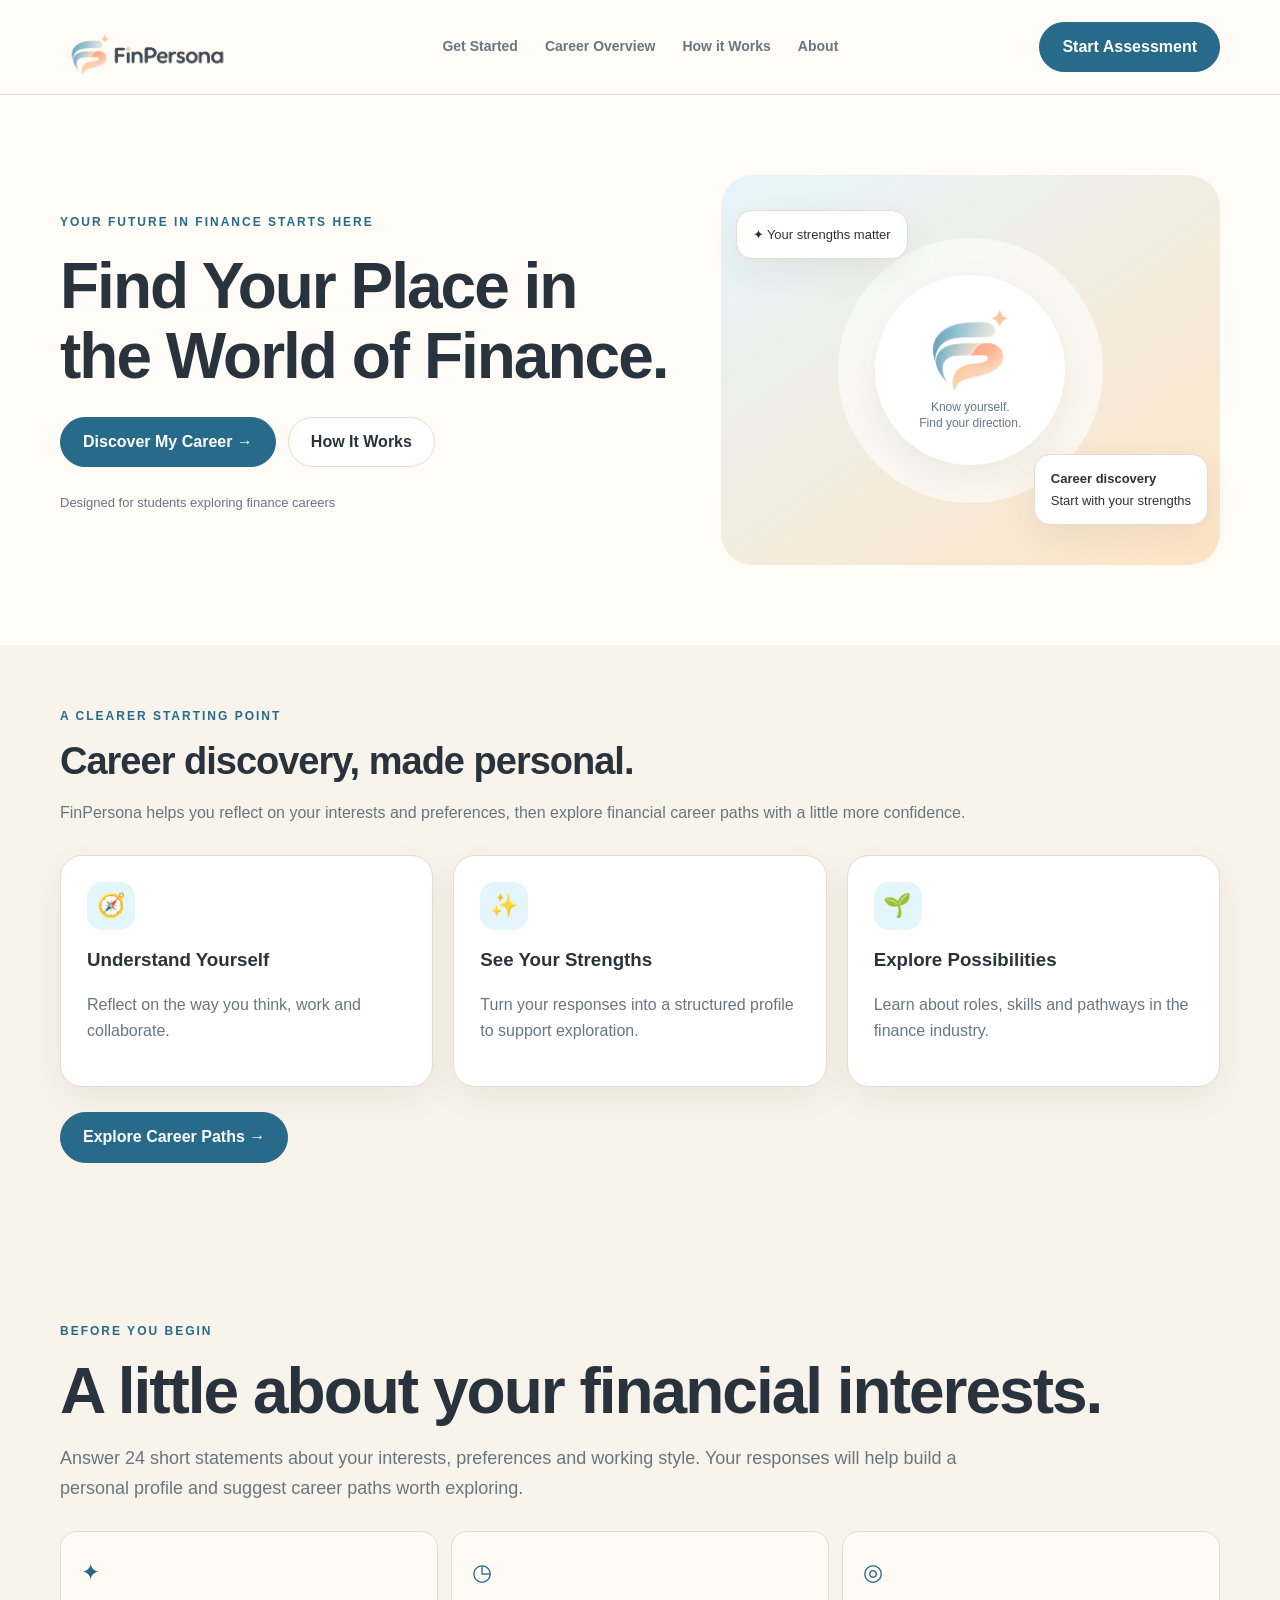
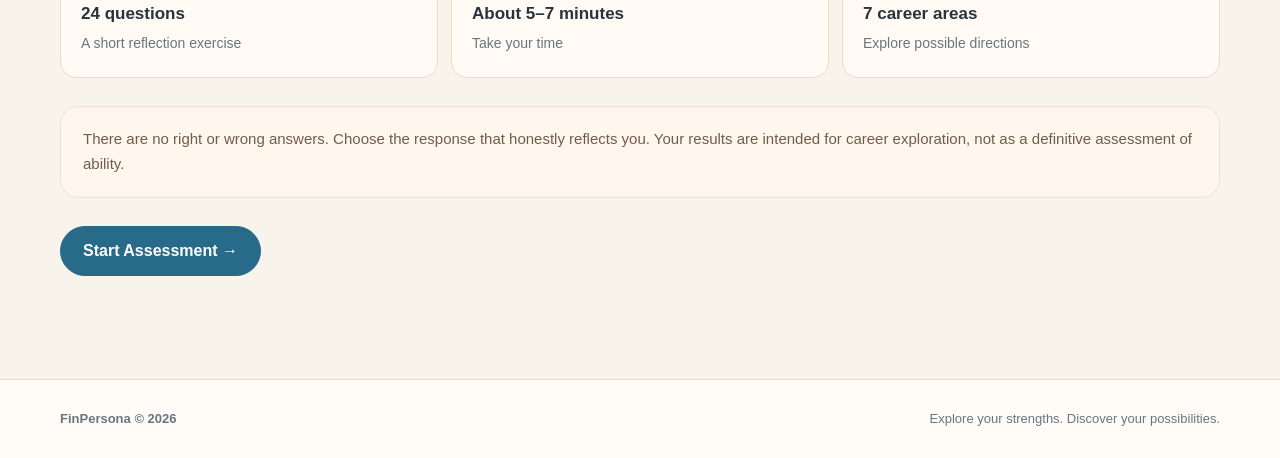
<file: index.html>
<!doctype html><html lang="en"><head><meta charset="utf-8"><meta name="viewport" content="width=device-width,initial-scale=1"><title>Discover Your Financial Career | FinPersona</title><link rel="stylesheet" href="assets/style.css"></head><body>
<nav><div class="container nav"><a class="logo" href="index.html" aria-label="FinPersona home"><img class="brand-logo" src="assets/finpersona-logo.png" alt="FinPersona"></a><div class="links"><a href="get-started.html">Get Started</a><a href="career-overview.html">Career Overview</a><a href="how-it-works.html">How it Works</a><a href="about.html">About</a></div><a class="btn primary" href="get-started.html">Start Assessment</a></div></nav>
<main><section class="container hero"><div><div class="eyebrow">Your Future in Finance Starts Here</div><h1>Find Your Place in the World of Finance.</h1><div class="actions"><a class="btn primary" href="get-started.html">Discover My Career →</a><a class="btn" href="how-it-works.html">How It Works</a></div><p style="font-size:13px">Designed for students exploring finance careers</p></div><div class="visual"><div class="float f1">✦ Your strengths matter</div><div class="orb"><div class="orb-inner"><img class="orb-symbol" src="assets/finpersona-symbol.png" alt="FinPersona symbol"><span>Know yourself.<br>Find your direction.</span></div></div><div class="float f2"><b>Career discovery</b><br>Start with your strengths</div></div></section>
<section class="soft"><div class="container"><div class="head"><div class="eyebrow">A clearer starting point</div><h2>Career discovery, made personal.</h2><p>FinPersona helps you reflect on your interests and preferences, then explore financial career paths with a little more confidence.</p></div><div class="grid"><div class="card"><div class="ico">🧭</div><h3>Understand Yourself</h3><p>Reflect on the way you think, work and collaborate.</p></div><div class="card"><div class="ico">✨</div><h3>See Your Strengths</h3><p>Turn your responses into a structured profile to support exploration.</p></div><div class="card"><div class="ico">🌱</div><h3>Explore Possibilities</h3><p>Learn about roles, skills and pathways in the finance industry.</p></div></div><div class="actions"><a class="btn primary" href="career-overview.html">Explore Career Paths →</a></div></div></section>
<section class="soft homepage-assessment" id="before-you-begin"><div class="container"><div class="eyebrow">Before you begin</div><h2>A little about your financial interests.</h2><p class="homepage-intro-copy">Answer 24 short statements about your interests, preferences and working style. Your responses will help build a personal profile and suggest career paths worth exploring.</p><div class="intro-facts"><div class="intro-fact"><span class="fact-icon">✦</span><b>24 questions</b><small>A short reflection exercise</small></div><div class="intro-fact"><span class="fact-icon">◷</span><b>About 5–7 minutes</b><small>Take your time</small></div><div class="intro-fact"><span class="fact-icon">◎</span><b>7 career areas</b><small>Explore possible directions</small></div></div><div class="notice">There are no right or wrong answers. Choose the response that honestly reflects you. Your results are intended for career exploration, not as a definitive assessment of ability.</div><div class="actions"><a class="btn primary" href="get-started.html#assessment">Start Assessment →</a></div></div></section>
</main><footer><div class="container"><b>FinPersona © 2026</b><span>Explore your strengths. Discover your possibilities.</span></div></footer></body></html>
</file>
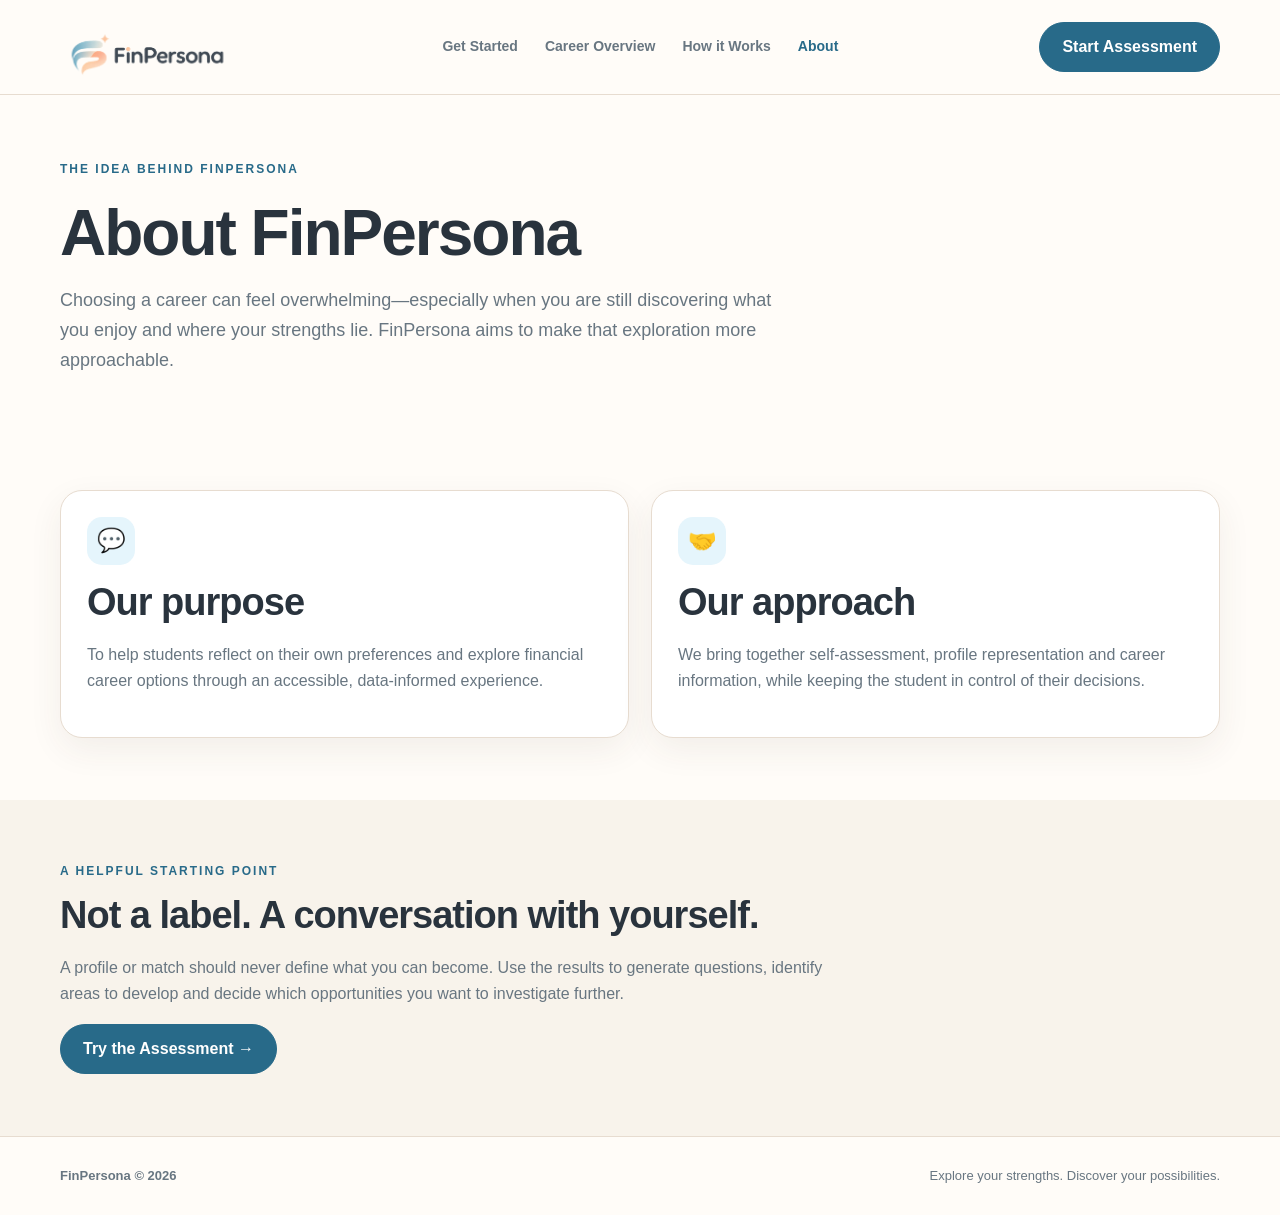
<file: about.html>
<!doctype html><html lang="en"><head><meta charset="utf-8"><meta name="viewport" content="width=device-width,initial-scale=1"><title>About | FinPersona</title><link rel="stylesheet" href="assets/style.css"></head><body>
<nav><div class="container nav"><a class="logo" href="index.html" aria-label="FinPersona home"><img class="brand-logo" src="assets/finpersona-logo.png" alt="FinPersona"></a><div class="links"><a href="get-started.html">Get Started</a><a href="career-overview.html">Career Overview</a><a href="how-it-works.html">How it Works</a><a href="about.html" class="active">About</a></div><a class="btn primary" href="get-started.html">Start Assessment</a></div></nav>
<main><section class="container page-hero"><div class="eyebrow">The idea behind FinPersona</div><h1>About FinPersona</h1><p>Choosing a career can feel overwhelming—especially when you are still discovering what you enjoy and where your strengths lie. FinPersona aims to make that exploration more approachable.</p></section>
<section class="container two"><div class="panel"><div class="ico">💬</div><h2>Our purpose</h2><p>To help students reflect on their own preferences and explore financial career options through an accessible, data-informed experience.</p></div><div class="panel"><div class="ico">🤝</div><h2>Our approach</h2><p>We bring together self-assessment, profile representation and career information, while keeping the student in control of their decisions.</p></div></section>
<section class="soft"><div class="container"><div class="eyebrow">A helpful starting point</div><h2>Not a label. A conversation with yourself.</h2><p style="max-width:780px">A profile or match should never define what you can become. Use the results to generate questions, identify areas to develop and decide which opportunities you want to investigate further.</p><a class="btn primary" href="get-started.html">Try the Assessment →</a></div></section></main><footer><div class="container"><b>FinPersona © 2026</b><span>Explore your strengths. Discover your possibilities.</span></div></footer></body></html>
</file>
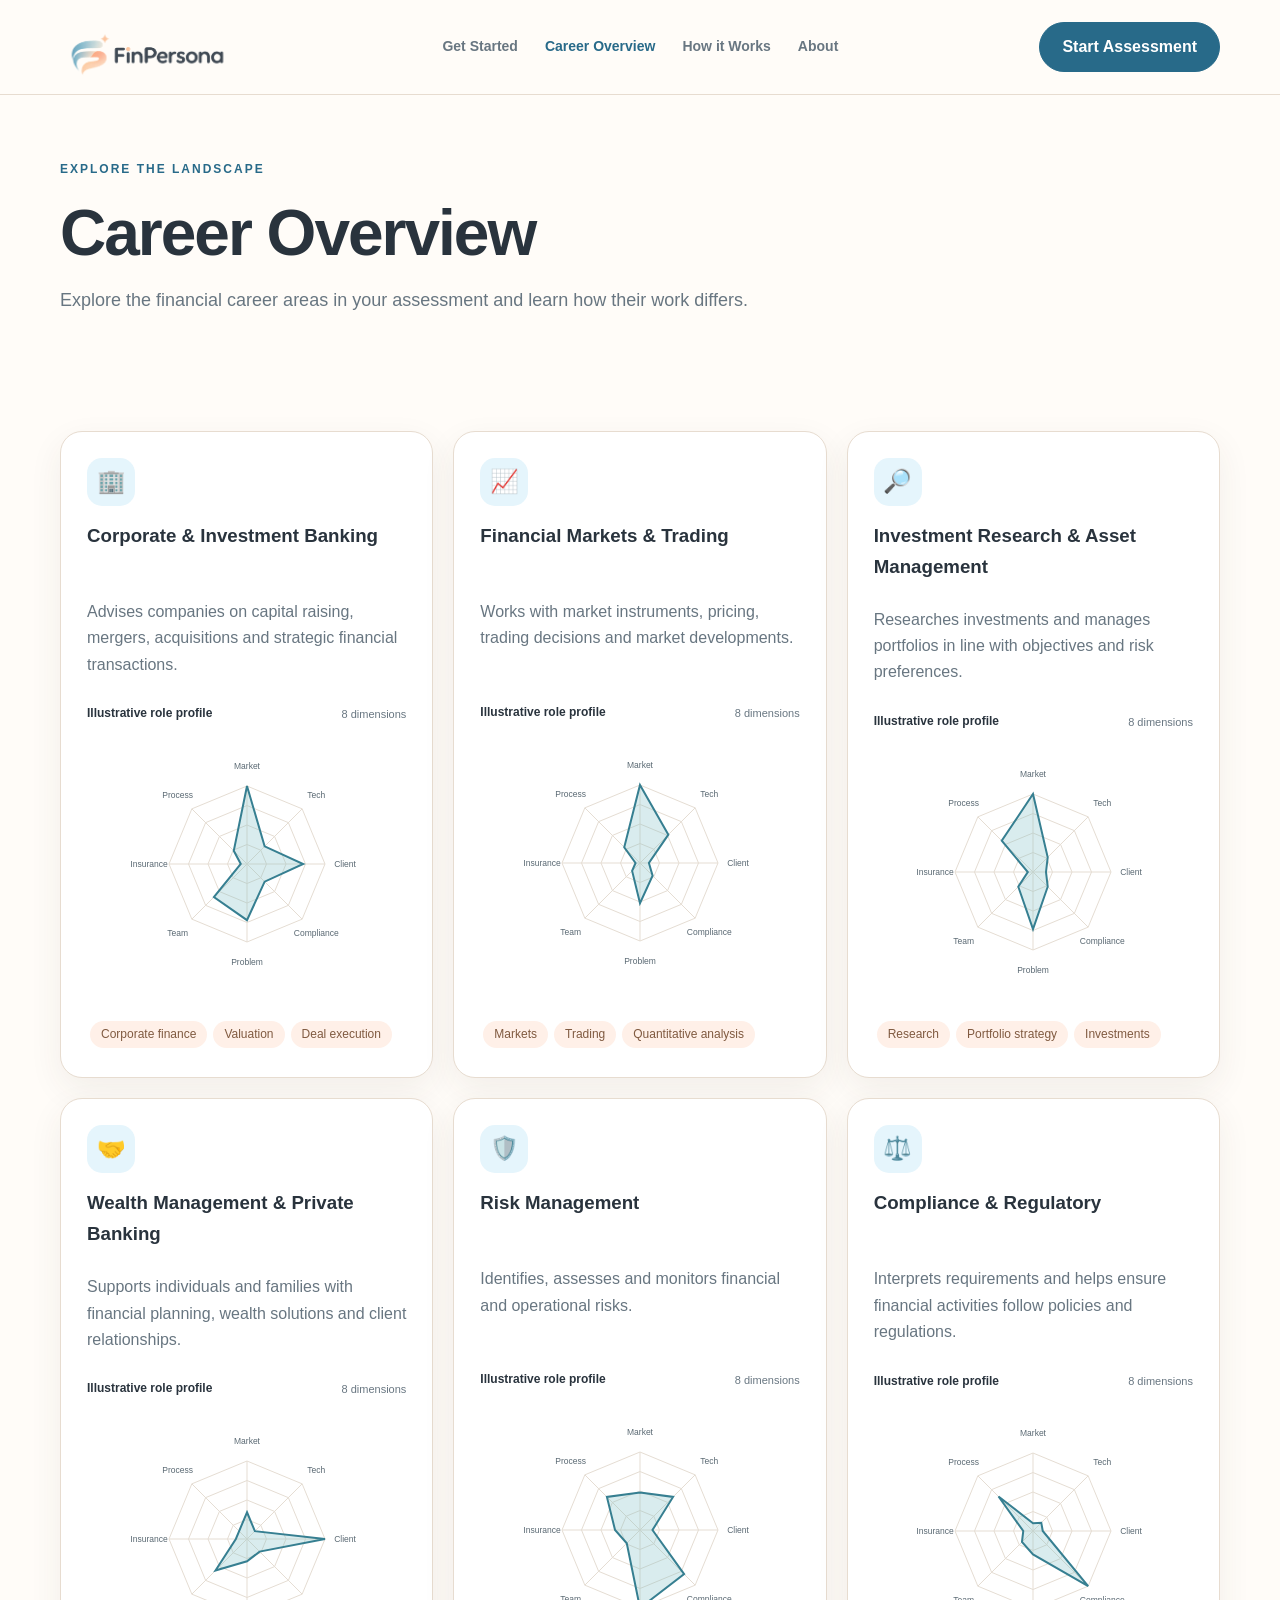
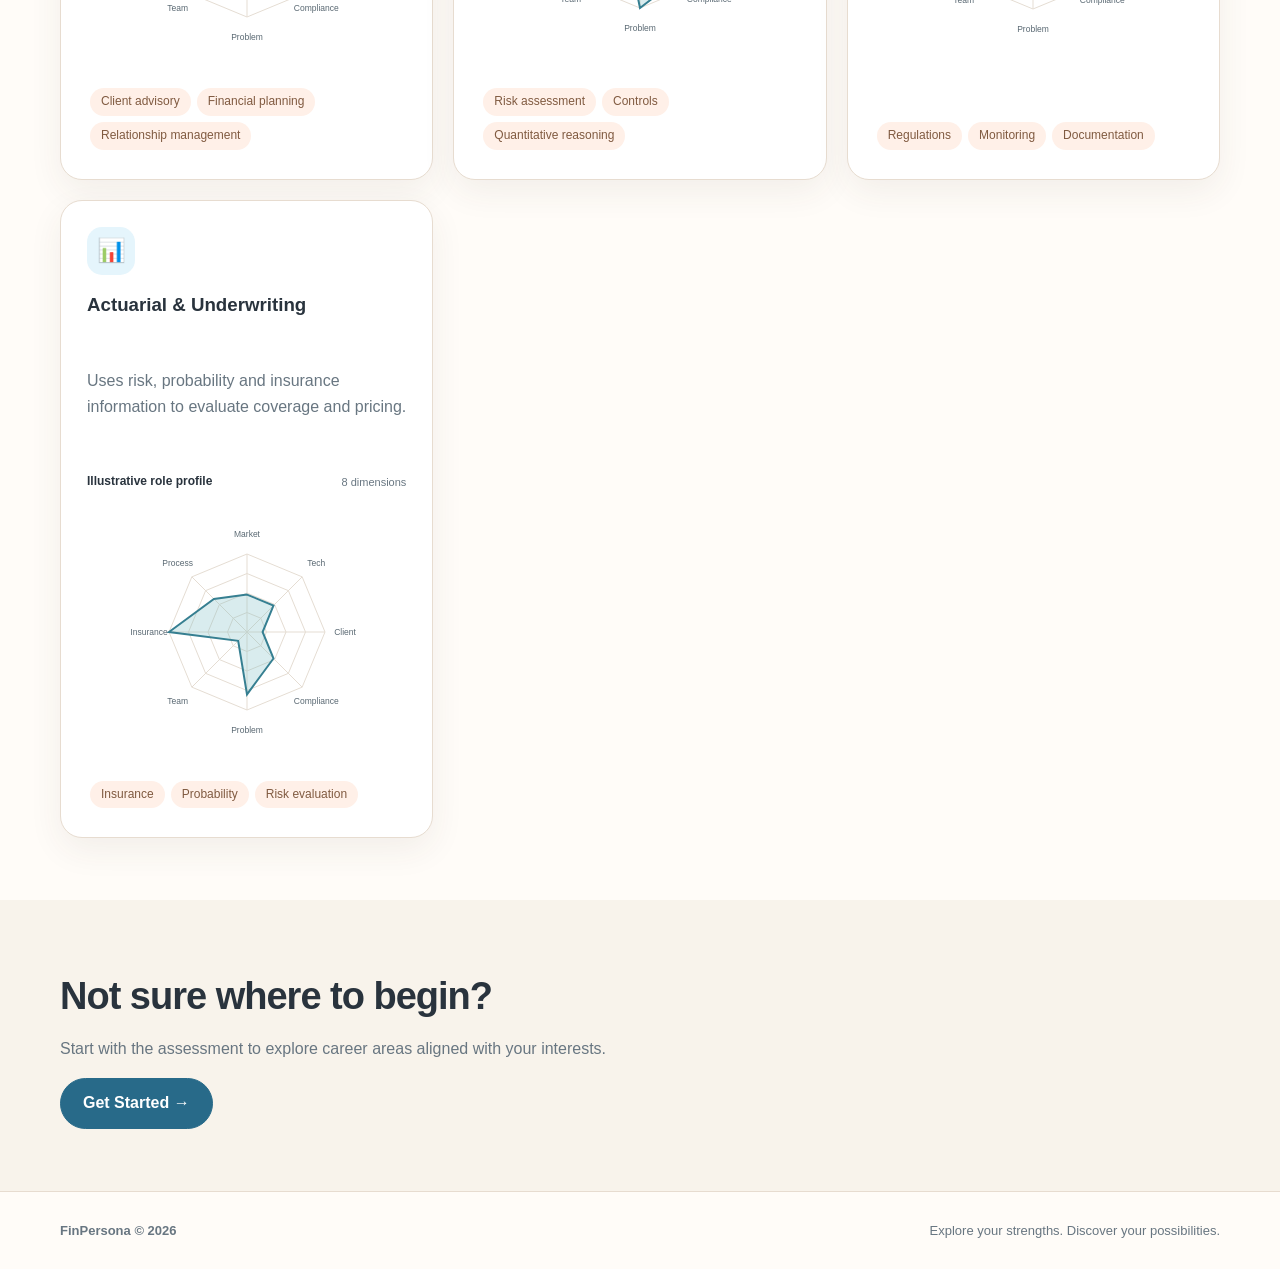
<file: career-overview.html>
<!doctype html><html lang="en"><head><meta charset="utf-8"><meta name="viewport" content="width=device-width,initial-scale=1"><title>Career Overview | FinPersona</title><link rel="stylesheet" href="assets/style.css"></head><body>
<nav><div class="container nav"><a class="logo" href="index.html" aria-label="FinPersona home"><img class="brand-logo" src="assets/finpersona-logo.png" alt="FinPersona"></a><div class="links"><a href="get-started.html">Get Started</a><a href="career-overview.html" class="active">Career Overview</a><a href="how-it-works.html">How it Works</a><a href="about.html">About</a></div><a class="btn primary" href="get-started.html">Start Assessment</a></div></nav>
<main><section class="container page-hero"><div class="eyebrow">Explore the landscape</div><h1>Career Overview</h1><p>Explore the financial career areas in your assessment and learn how their work differs.</p></section><section class="container"><div class="grid career-grid" id="careerGrid"></div></section><section class="soft"><div class="container"><h2>Not sure where to begin?</h2><p>Start with the assessment to explore career areas aligned with your interests.</p><a class="btn primary" href="get-started.html">Get Started →</a></div></section></main><footer><div class="container"><b>FinPersona © 2026</b><span>Explore your strengths. Discover your possibilities.</span></div></footer><script src="assets/career-data.js"></script><script>
(function(){const data=window.FINPERSONA_DATA;const grid=document.getElementById('careerGrid');
function radar(values,small=false){const labels=data.dimensions.map(d=>d.label),cx=150,cy=132,R=78,pt=(i,r)=>[cx+Math.cos(-Math.PI/2+i*Math.PI/4)*r,cy+Math.sin(-Math.PI/2+i*Math.PI/4)*r];let out='';[.25,.5,.75,1].forEach(r=>out+=`<polygon points="${labels.map((_,i)=>pt(i,R*r).join(',')).join(' ')}" fill="none" stroke="#e5ddd3" stroke-width="1"/>`);labels.forEach((_,i)=>{let [x,y]=pt(i,R);out+=`<line x1="${cx}" y1="${cy}" x2="${x}" y2="${y}" stroke="#e5ddd3"/>`});const pts=values.map((v,i)=>pt(i,R*v).join(',')).join(' ');out+=`<polygon points="${pts}" fill="#78b9c0" fill-opacity=".28" stroke="#367f91" stroke-width="2"/>`;return `<svg viewBox="0 0 300 264" role="img" aria-label="Illustrative eight-dimension career profile">${out}${labels.map((l,i)=>{let [x,y]=pt(i,R+20);return `<text x="${x}" y="${y+3}" text-anchor="middle" font-size="8.5" fill="#596872">${l}</text>`}).join('')}</svg>`}
data.careers.forEach((c,i)=>{const max=Math.max(...data.dimensions.map(d=>c.weights[d.key]));const vals=data.dimensions.map(d=>c.weights[d.key]/max);const card=document.createElement('article');card.className='card career-card';card.innerHTML=`<div class="ico">${c.icon}</div><h3>${c.name}</h3><p>${c.reason}</p><div class="career-radar-head"><b>Illustrative role profile</b><span>8 dimensions</span></div><div class="career-radar">${radar(vals,true)}</div><div class="career-tags">${c.tags.map(t=>`<span class="tag">${t}</span>`).join('')}</div>`;grid.appendChild(card)});
})();</script></body></html>
</file>
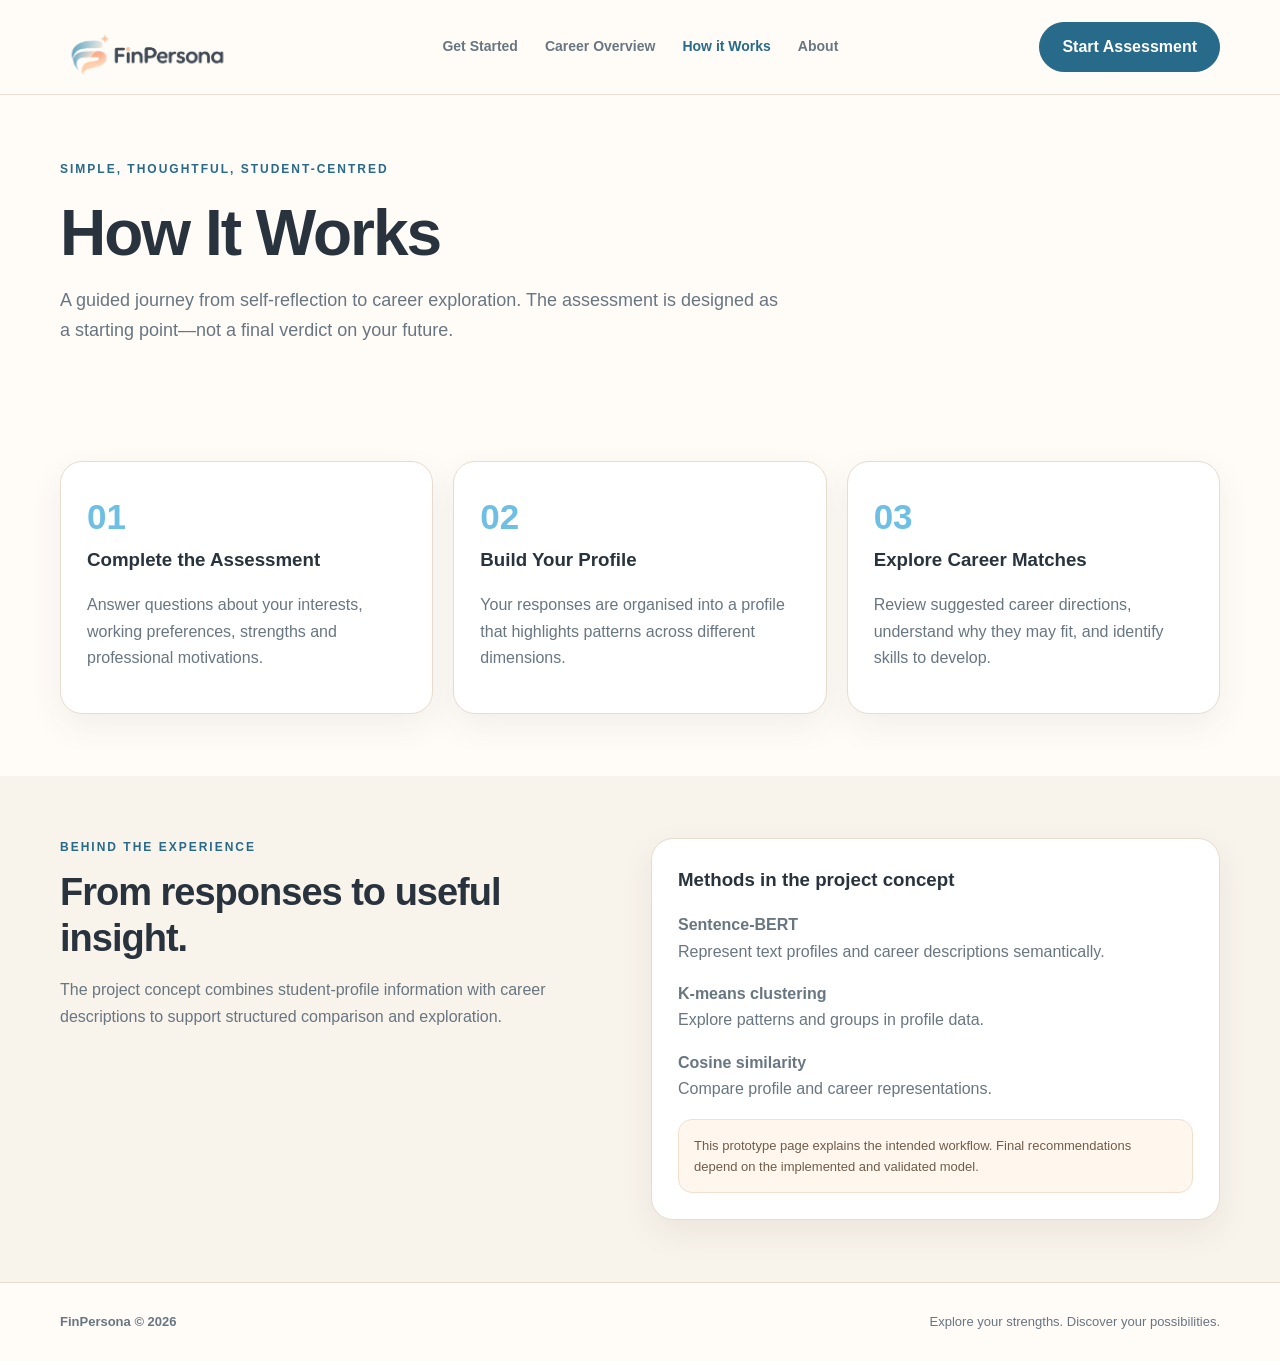
<file: how-it-works.html>
<!doctype html><html lang="en"><head><meta charset="utf-8"><meta name="viewport" content="width=device-width,initial-scale=1"><title>How It Works | FinPersona</title><link rel="stylesheet" href="assets/style.css"></head><body>
<nav><div class="container nav"><a class="logo" href="index.html" aria-label="FinPersona home"><img class="brand-logo" src="assets/finpersona-logo.png" alt="FinPersona"></a><div class="links"><a href="get-started.html">Get Started</a><a href="career-overview.html">Career Overview</a><a href="how-it-works.html" class="active">How it Works</a><a href="about.html">About</a></div><a class="btn primary" href="get-started.html">Start Assessment</a></div></nav>
<main><section class="container page-hero"><div class="eyebrow">Simple, thoughtful, student-centred</div><h1>How It Works</h1><p>A guided journey from self-reflection to career exploration. The assessment is designed as a starting point—not a final verdict on your future.</p></section>
<section class="container"><div class="grid steps"><article class="card"><div class="num">01</div><h3>Complete the Assessment</h3><p>Answer questions about your interests, working preferences, strengths and professional motivations.</p></article><article class="card"><div class="num">02</div><h3>Build Your Profile</h3><p>Your responses are organised into a profile that highlights patterns across different dimensions.</p></article><article class="card"><div class="num">03</div><h3>Explore Career Matches</h3><p>Review suggested career directions, understand why they may fit, and identify skills to develop.</p></article></div></section>
<section class="soft"><div class="container two"><div><div class="eyebrow">Behind the experience</div><h2>From responses to useful insight.</h2><p>The project concept combines student-profile information with career descriptions to support structured comparison and exploration.</p></div><div class="panel"><h3>Methods in the project concept</h3><p><b>Sentence-BERT</b><br>Represent text profiles and career descriptions semantically.</p><p><b>K-means clustering</b><br>Explore patterns and groups in profile data.</p><p><b>Cosine similarity</b><br>Compare profile and career representations.</p><div class="notice">This prototype page explains the intended workflow. Final recommendations depend on the implemented and validated model.</div></div></div></section></main><footer><div class="container"><b>FinPersona © 2026</b><span>Explore your strengths. Discover your possibilities.</span></div></footer></body></html>
</file>
<file: assets/style.css>
:root{--blue:#6EBFE4;--dark:#286A89;--peach:#FFC8AE;--cream:#FFE4C4;--bg:#FFFCF8;--ink:#29333D;--muted:#687681;--line:#E7DCD0;--shadow:0 12px 34px rgba(65,57,46,.07)}
*{box-sizing:border-box}html{scroll-behavior:smooth}body{margin:0;background:var(--bg);color:var(--ink);font:16px/1.65 Inter,"Segoe UI",Arial,sans-serif}a{text-decoration:none;color:inherit}button{font:inherit;cursor:pointer}.container{width:min(1160px,92%);margin:auto}
nav{position:sticky;top:0;z-index:5;background:#fffcf8ed;backdrop-filter:blur(12px);border-bottom:1px solid var(--line);padding:15px 0}.nav{display:flex;align-items:center;justify-content:space-between;gap:18px;min-height:64px}.logo{font-size:20px;font-weight:800;display:flex;align-items:center;justify-content:center;gap:12px;white-space:nowrap;flex:0 0 auto;line-height:1}.brand-logo{display:block;width:auto;height:64px;max-width:320px;object-fit:contain;flex:0 0 auto}.mark{background:#e5f5fc;color:var(--dark);border-radius:13px;padding:7px 14px}.links{display:flex;align-items:center;gap:clamp(12px,2.2vw,27px);color:var(--muted);font-size:14px}.links a:hover,.links a.active{color:var(--dark);font-weight:700}.btn{border:1px solid var(--line);border-radius:99px;padding:11px 22px;font-weight:700;background:white;color:var(--ink);display:inline-block}.primary{background:var(--dark);border-color:var(--dark);color:white}.primary:hover{background:#1f5873}.eyebrow{font-size:12px;letter-spacing:2px;text-transform:uppercase;font-weight:800;color:var(--dark)}h1{font-size:clamp(42px,5vw,66px);line-height:1.1;letter-spacing:-2px;margin:18px 0}h2{font-size:clamp(29px,3vw,38px);line-height:1.2;letter-spacing:-1px;margin:12px 0}h3{margin:0 0 8px}p{color:var(--muted)}.hero{display:grid;grid-template-columns:1.1fr .9fr;gap:50px;align-items:center;padding:75px 0;min-height:550px}.hero p{font-size:18px;max-width:550px}.actions{display:flex;gap:12px;flex-wrap:wrap;margin:25px 0}.visual{height:390px;border-radius:32px;background:linear-gradient(145deg,#e5f5fc,#ffe4c4);display:grid;place-items:center;position:relative}.orb{height:265px;width:265px;border-radius:50%;background:#ffffff99;display:grid;place-items:center}.orb div{height:190px;width:190px;border-radius:50%;background:white;display:grid;place-content:center;text-align:center;box-shadow:var(--shadow)}.orb .orb-inner{height:190px;width:190px;border-radius:50%;background:white;display:flex;flex-direction:column;align-items:center;justify-content:center;gap:8px;text-align:center;box-shadow:var(--shadow)}.orb-symbol{width:92px;height:82px;object-fit:contain}.orb .orb-inner span{font-size:12px;line-height:1.35;color:var(--muted)}.orb strong{font-size:48px;color:var(--dark)}.float{position:absolute;background:white;border:1px solid var(--line);border-radius:16px;padding:13px 16px;box-shadow:var(--shadow);font-size:13px}.f1{top:35px;left:15px}.f2{right:12px;bottom:40px}section{padding:62px 0}.page-hero{padding:65px 0 35px}.page-hero p{max-width:720px;font-size:18px}.head{margin-bottom:28px}.grid{display:grid;grid-template-columns:repeat(3,1fr);gap:20px}.card,.panel{background:white;border:1px solid var(--line);border-radius:22px;padding:26px;box-shadow:var(--shadow)}.ico{height:48px;width:48px;border-radius:15px;background:#e5f5fc;display:grid;place-items:center;font-size:23px;margin-bottom:15px}.tag{display:inline-block;background:#fff0e8;color:#805a40;border-radius:99px;padding:4px 11px;font-size:12px;margin:3px}.steps .num{font-size:35px;font-weight:800;color:var(--blue)}.soft{background:#f8f3eb}.two{display:grid;grid-template-columns:1fr 1fr;gap:22px}.role{display:flex;gap:18px;align-items:flex-start}.role .ico{flex:0 0 48px}.role p{margin:5px 0}.quizwrap{max-width:850px;margin:25px auto}.quizcard{background:white;border:1px solid var(--line);border-radius:22px;padding:clamp(22px,4vw,42px);box-shadow:var(--shadow)}.qtop{display:flex;justify-content:space-between;color:var(--muted);font-size:14px}.bar{height:8px;background:#f0e8de;border-radius:99px;margin:15px 0 28px;overflow:hidden}.fill{height:100%;background:var(--dark);width:5%;transition:.25s}.question{font-size:26px;line-height:1.35;margin-bottom:23px}.options{display:grid;gap:11px}.option{text-align:left;border:1px solid var(--line);background:white;border-radius:14px;padding:15px;color:var(--ink)}.option:hover,.option.selected{border:2px solid var(--dark);background:#eaf6fb;padding:14px}.controls{display:flex;gap:10px;flex-wrap:wrap;margin-top:24px}.controls button:disabled{opacity:.4;cursor:not-allowed}.resulthead{background:linear-gradient(120deg,#e5f5fc,#fff0e8);border-radius:20px;padding:27px;margin-bottom:20px}.score{font-size:42px;font-weight:800;color:var(--dark)}.match{display:flex;justify-content:space-between;gap:15px;padding:18px 0;border-bottom:1px solid var(--line)}.matchscore{font-size:22px;font-weight:800;color:var(--dark)}.hidden{display:none!important}.notice{background:#fff7ed;border:1px solid #f2dfce;border-radius:14px;padding:15px;color:#705c4b;font-size:13px}footer{padding:28px 0;border-top:1px solid var(--line);font-size:13px}footer .container{display:flex;justify-content:space-between;flex-wrap:wrap;color:var(--muted)}
@media(max-width:760px){.links{gap:10px;font-size:12px;flex-wrap:wrap;justify-content:flex-end}.nav{align-items:flex-start}.brand-logo{height:48px;max-width:220px}.logo{font-size:16px}.nav>.btn{display:none}.hero{grid-template-columns:1fr;padding:48px 0}.visual{height:300px}.grid,.two{grid-template-columns:1fr}section{padding:45px 0}.question{font-size:22px}}

/* Assessment experience enhancements — preserves the existing FinPersona visual language */
.intro-card{padding:clamp(24px,4vw,42px)}.intro-card>p{max-width:680px}.intro-facts{display:grid;grid-template-columns:repeat(3,1fr);gap:13px;margin:25px 0}.intro-fact{display:flex;flex-direction:column;gap:4px;padding:17px;background:#fffaf4;border:1px solid var(--line);border-radius:16px}.fact-icon{font-size:23px;color:var(--dark);margin-bottom:4px}.intro-fact b{font-size:14px}.intro-fact small{font-size:12px;color:var(--muted)}.stage-labels{display:grid;grid-template-columns:repeat(3,1fr);gap:10px;margin:4px 0 10px}.stage{font-size:12px;color:#9a9b98;padding-bottom:8px;border-bottom:3px solid #eee7df}.stage.active{color:var(--dark);font-weight:800;border-color:var(--dark)}.stage.done{color:#638d7d;border-color:#a8c8bb}.stage-progress{display:grid;grid-template-columns:repeat(3,1fr);gap:7px}.stage-segment{height:7px;background:#f0e8de;border-radius:99px;overflow:hidden}.stage-fill{height:100%;width:0;background:var(--dark);border-radius:99px;transition:width .35s ease}.progress-caption{display:flex;justify-content:space-between;gap:10px;margin:9px 0 27px;font-size:12px;color:var(--muted)}.option{transition:background .18s ease,border-color .18s ease,transform .18s ease,box-shadow .18s ease}.option:hover{transform:translateY(-1px)}.option.just-selected{animation:answer-pop .24s ease;box-shadow:0 5px 14px rgba(40,106,137,.10)}@keyframes answer-pop{0%{transform:scale(.985)}65%{transform:scale(1.012)}100%{transform:scale(1)}}.question-enter{animation:question-in .28s ease}@keyframes question-in{from{opacity:.45;transform:translateY(7px)}to{opacity:1;transform:translateY(0)}}.profile-section{background:#fffaf5;border:1px solid var(--line);border-radius:20px;padding:22px;margin:20px 0 26px}.profile-heading{display:flex;justify-content:space-between;align-items:end;gap:12px}.profile-heading h3{margin:5px 0 0}.profile-note{font-size:11px;color:var(--muted)}.radar-layout{display:grid;grid-template-columns:minmax(0,1.2fr) minmax(190px,.8fr);align-items:center;gap:14px;margin-top:14px}.radar-wrap{width:100%;max-width:430px;margin:auto}.radar-wrap svg{display:block;width:100%;height:auto;overflow:visible}.dimension-legend{display:grid;gap:9px}.dimension-item{display:flex;justify-content:space-between;gap:10px;padding-bottom:7px;border-bottom:1px solid #eee5dc;font-size:12px;color:var(--muted)}.dimension-item b{color:var(--dark);font-size:13px}.matches-section h3{margin:5px 0 12px}.result-disclaimer{font-size:12px;margin:18px 0}.matches-section .match:first-child{border-top:1px solid var(--line)}
@media(max-width:620px){.intro-facts{grid-template-columns:1fr}.intro-fact{display:grid;grid-template-columns:30px 1fr;align-items:center}.intro-fact small{grid-column:2}.fact-icon{grid-row:span 2;margin:0}.radar-layout{grid-template-columns:1fr}.dimension-legend{grid-template-columns:1fr 1fr}.profile-heading{align-items:flex-start;flex-direction:column}}

/* FinPersona iteration: shared navigation, career profiles and report layout */
.homepage-assessment{padding:72px 0 78px}.homepage-assessment h2{font-size:clamp(30px,4vw,44px);margin:14px 0}.homepage-intro-copy{font-size:18px;max-width:900px;margin-bottom:28px}.homepage-assessment .intro-facts{margin:28px 0}.homepage-assessment .intro-fact{padding:22px 20px;min-height:145px}.homepage-assessment .intro-fact b{font-size:17px}.homepage-assessment .intro-fact small{font-size:14px}.homepage-assessment .notice{font-size:15px;padding:20px 22px;border-radius:18px}.homepage-assessment .actions{margin-top:28px}
.career-grid{align-items:stretch}.career-card{display:flex;flex-direction:column;min-width:0}.career-card h3{min-height:54px}.career-card>p{min-height:78px}.career-radar-head{display:flex;justify-content:space-between;align-items:center;gap:8px;margin-top:10px;font-size:12px;color:var(--ink)}.career-radar-head span{color:var(--muted);font-size:11px}.career-radar{width:100%;max-width:300px;margin:8px auto 2px}.career-radar svg{display:block;width:100%;height:auto;overflow:visible}.career-tags{margin-top:auto;padding-top:12px}
.result-toolbar{display:flex;justify-content:space-between;align-items:center;gap:16px;margin-bottom:20px}.result-toolbar h2{margin:5px 0 0}.report-content{background:#fff;border-radius:16px}.selected-career-section{margin:28px 0 20px;padding:22px;background:#fffaf5;border:1px solid var(--line);border-radius:20px}.selected-career-name{font-size:22px;font-weight:800;color:var(--dark);margin:8px 0 2px}.selected-career-description{margin-top:0}.compare-grid{display:grid;grid-template-columns:1fr 1fr;gap:14px;margin:18px 0}.compare-panel{min-width:0;background:white;border:1px solid var(--line);border-radius:16px;padding:14px}.compare-panel>b{font-size:13px}.compare-radar{max-width:330px;margin:8px auto 0}.compare-radar svg{display:block;width:100%;height:auto;overflow:visible}.development-box{margin-top:20px;padding:18px;background:#fff;border:1px solid var(--line);border-radius:16px}.development-box h3{margin:5px 0 12px}.advice-item{padding:12px 0;border-bottom:1px solid var(--line)}.advice-item:last-child{border-bottom:0}.advice-item b{display:block;color:var(--dark)}.advice-item span{font-size:12px;color:#a16e4d}.advice-item p{margin:5px 0 0;font-size:13px}.profile-note{font-size:11px;color:var(--muted)}.result-actions{margin-top:20px}.career-choice{min-height:54px}.career-choice.selected{font-weight:700}.career-card,.profile-section,.matches-section,.selected-career-section,.resulthead,.development-box{break-inside:avoid;page-break-inside:avoid}
@media(max-width:760px){.result-toolbar{align-items:flex-start;flex-direction:column}.result-toolbar .btn{width:100%;text-align:center}.compare-grid{grid-template-columns:1fr}.career-card h3,.career-card>p{min-height:0}.homepage-assessment{padding:48px 0}.homepage-assessment .intro-fact{min-height:0}}
@media print{nav,footer,.result-actions,.result-toolbar button{display:none!important}.report-content{background:#fff}.quizcard{box-shadow:none;border:0}.selected-career-section,.profile-section{break-inside:avoid}}
/* Keep navigation text metrics identical across pages; only colour marks the active item. */
.links a{font-weight:600}.links a:hover,.links a.active{color:var(--dark);font-weight:600}
.homepage-assessment h2{font-size:clamp(36px,5vw,66px);line-height:1.1;letter-spacing:-2px}
</file>
